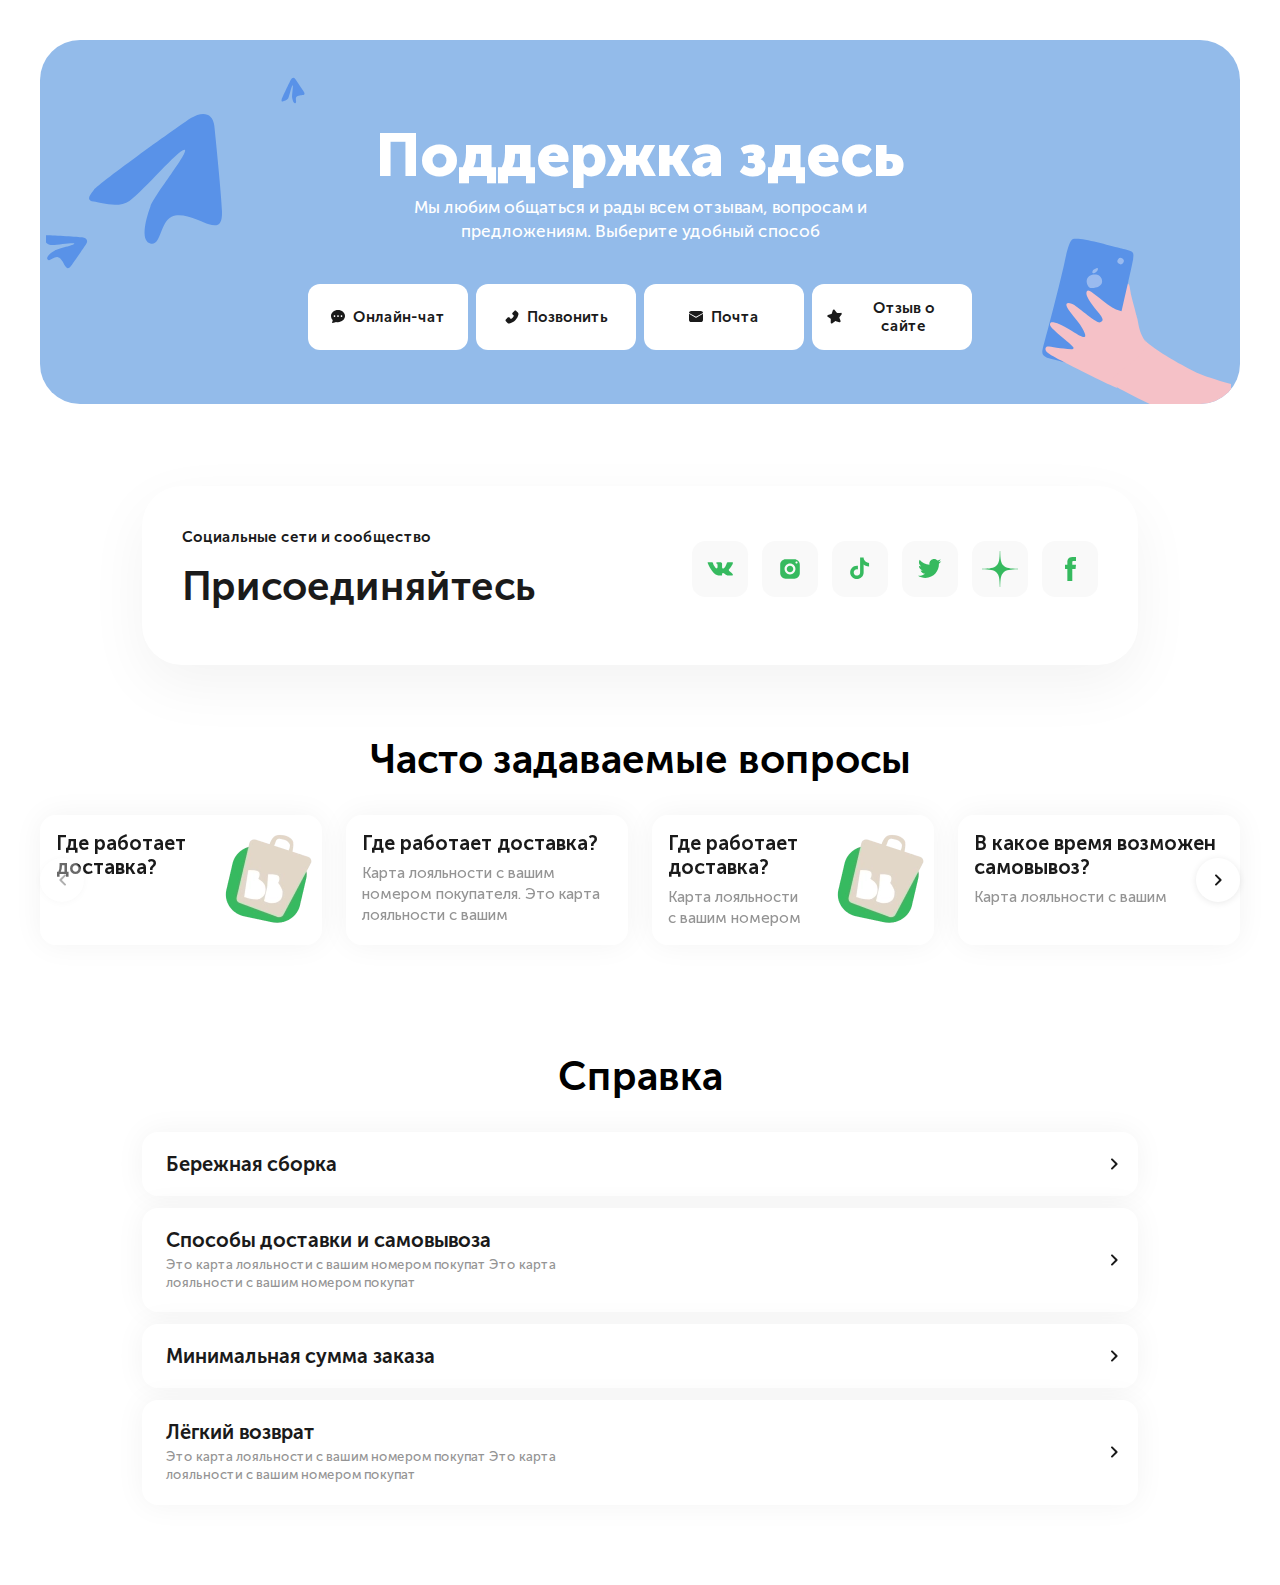
<file: index.html>
<!DOCTYPE html>
<html lang="ru">

<head>
   <meta charset="UTF-8">
   <meta name="viewport" content="width=device-width, initial-scale=1.0">
   <title>For-Ameton</title>
   <link rel="stylesheet" href="css/main.css">
   <link rel="stylesheet" href="css/media.css">
   <link rel="stylesheet" href="css/_normalize.css">
   <link rel="stylesheet" href="fonts/stylesheet.css">
   <link rel="stylesheet" href="https://cdn.jsdelivr.net/npm/swiper@11/swiper-bundle.min.css"/>

</head>

<body>

   <div class="container">
      <!-- header -->
      <main class="main">
         <div class="main__promo promo">
            <h1 class="promo__title">Поддержка здесь</h1>
            <p class="promo__descr">Мы любим общаться и рады всем отзывам, вопросам и предложениям. Выберите удобный способ</p>
            <div class="promo__buttons">
               <a href="#" class="promo__button">
                  <svg width="14" height="13" viewBox="0 0 14 13" fill="none" xmlns="http://www.w3.org/2000/svg">
                     <path fill-rule="evenodd" clip-rule="evenodd" d="M14 6.09459C14 9.46054 10.8658 12.1892 7 12.1892C6.3067 12.1901 5.61626 12.1005 4.94637 11.9228C4.43537 12.1805 3.262 12.675 1.288 12.9971C1.113 13.025 0.98 12.8439 1.04912 12.682C1.35888 11.9541 1.63888 10.9842 1.72287 10.0996C0.651 9.0287 0 7.62694 0 6.09459C0 2.72863 3.13425 0 7 0C10.8658 0 14 2.72863 14 6.09459ZM4.375 6.09459C4.375 6.3255 4.28281 6.54695 4.11872 6.71023C3.95462 6.87351 3.73206 6.96524 3.5 6.96524C3.26794 6.96524 3.04538 6.87351 2.88128 6.71023C2.71719 6.54695 2.625 6.3255 2.625 6.09459C2.625 5.86367 2.71719 5.64222 2.88128 5.47894C3.04538 5.31566 3.26794 5.22393 3.5 5.22393C3.73206 5.22393 3.95462 5.31566 4.11872 5.47894C4.28281 5.64222 4.375 5.86367 4.375 6.09459ZM7.875 6.09459C7.875 6.3255 7.78281 6.54695 7.61872 6.71023C7.45462 6.87351 7.23206 6.96524 7 6.96524C6.76794 6.96524 6.54538 6.87351 6.38128 6.71023C6.21719 6.54695 6.125 6.3255 6.125 6.09459C6.125 5.86367 6.21719 5.64222 6.38128 5.47894C6.54538 5.31566 6.76794 5.22393 7 5.22393C7.23206 5.22393 7.45462 5.31566 7.61872 5.47894C7.78281 5.64222 7.875 5.86367 7.875 6.09459ZM10.5 6.96524C10.7321 6.96524 10.9546 6.87351 11.1187 6.71023C11.2828 6.54695 11.375 6.3255 11.375 6.09459C11.375 5.86367 11.2828 5.64222 11.1187 5.47894C10.9546 5.31566 10.7321 5.22393 10.5 5.22393C10.2679 5.22393 10.0454 5.31566 9.88128 5.47894C9.71719 5.64222 9.625 5.86367 9.625 6.09459C9.625 6.3255 9.71719 6.54695 9.88128 6.71023C10.0454 6.87351 10.2679 6.96524 10.5 6.96524Z" fill="#1A1A1A"/>
                  </svg>
                  Онлайн-чат
               </a>
               <a href="#" class="promo__button">
                  <svg width="14" height="14" viewBox="0 0 14 14" fill="none" xmlns="http://www.w3.org/2000/svg">
                     <path d="M12.894 2.55413L11.2138 0.875486C11.0953 0.75644 10.9544 0.661986 10.7993 0.597548C10.6441 0.53311 10.4778 0.49996 10.3098 0.5C9.96745 0.5 9.64562 0.634102 9.40424 0.875486L7.59625 2.6835C7.47721 2.80202 7.38276 2.9429 7.31832 3.09803C7.25388 3.25317 7.22073 3.41951 7.22077 3.5875C7.22077 3.92985 7.35487 4.2517 7.59625 4.49308L8.91832 5.81517C8.60885 6.49729 8.1786 7.11783 7.64831 7.64684C7.11936 8.17842 6.49889 8.61025 5.81667 8.9216L4.4946 7.59951C4.37608 7.48047 4.2352 7.38601 4.08007 7.32158C3.92493 7.25714 3.75859 7.22399 3.59061 7.22403C3.24826 7.22403 2.92642 7.35813 2.68504 7.59951L0.875481 9.40595C0.756291 9.52469 0.661757 9.66583 0.597317 9.82124C0.532877 9.97666 0.499804 10.1433 0.500001 10.3115C0.500001 10.6539 0.634101 10.9757 0.875481 11.2171L2.55252 12.8942C2.93746 13.2807 3.46913 13.5 4.015 13.5C4.13016 13.5 4.2406 13.4905 4.34946 13.4716C6.47612 13.1214 8.58544 11.9902 10.2877 10.2894C11.9884 8.59029 13.118 6.48252 13.473 4.34951C13.5803 3.69794 13.3641 3.02743 12.894 2.55413Z" fill="#1A1A1A"/>
                  </svg>
                  Позвонить
               </a>
               <a href="#" class="promo__button">
                  <svg width="14" height="11" viewBox="0 0 14 11" fill="none" xmlns="http://www.w3.org/2000/svg">
                     <path d="M14 2.85408V8.88461C14 9.44565 13.7695 9.98371 13.3593 10.3804C12.9491 10.7771 12.3927 11 11.8125 11H2.1875C1.60734 11 1.05094 10.7771 0.640704 10.3804C0.230468 9.98371 0 9.44565 0 8.88461V2.85408L6.77775 6.71085C6.84508 6.74925 6.92183 6.7695 7 6.7695C7.07817 6.7695 7.15492 6.74925 7.22225 6.71085L14 2.85408ZM11.8125 2.61907e-08C12.3508 -8.18366e-05 12.8701 0.191744 13.2713 0.53878C13.6725 0.885816 13.9272 1.3637 13.9869 1.881L7 5.85538L0.0131251 1.881C0.0727635 1.3637 0.327533 0.885816 0.728696 0.53878C1.12986 0.191744 1.64925 -8.18366e-05 2.1875 2.61907e-08H11.8125Z" fill="#1A1A1A"/>
                  </svg>
                  Почта
               </a>
               <a href="#" class="promo__button">
                  <svg width="16" height="15" viewBox="0 0 16 15" fill="none" xmlns="http://www.w3.org/2000/svg">
                     <path fill-rule="evenodd" clip-rule="evenodd" d="M10.8101 3.83127C10.4875 3.841 10.1801 3.69443 9.98451 3.4377L7.93552 0.747908C7.4055 0.0521323 6.3128 0.23425 6.03709 1.06431L4.97165 4.27197C4.86987 4.57839 4.6264 4.81682 4.31791 4.91216L1.03898 5.92556C0.156267 6.19837 -0.00636112 7.37764 0.769558 7.87919L3.45772 9.61681C3.74765 9.80421 3.92041 10.1279 3.91473 10.4731L3.86255 13.6432C3.84783 14.5372 4.85763 15.0665 5.58442 14.5458L8.46604 12.4813C8.71795 12.3008 9.0393 12.2473 9.33609 12.3364L12.7303 13.3559C13.5866 13.6131 14.3705 12.7851 14.0669 11.9442L12.9905 8.96207C12.8733 8.63735 12.9319 8.27514 13.1454 8.00391L15.1257 5.4889C15.6973 4.76304 15.1614 3.7001 14.2379 3.72794L10.8101 3.83127Z" fill="#1A1A1A"/>
                  </svg>    
                  Отзыв о сайте                 
               </a>
            </div>
         </div>
         <div class="main__social social">
            <div class="social__text">
               <div class="social__subtitle">Социальные сети и сообщество</div>
               <div class="social__title">Присоединяйтесь</div>
            </div>
            <div class="social__links">
               <a href="#">
                  <svg width="26" height="14" viewBox="0 0 26 14" fill="none" xmlns="http://www.w3.org/2000/svg">
                     <path d="M23.1737 9.62652C25.1957 11.3914 25.616 12.0214 25.6847 12.1289C26.5226 13.4352 24.7555 13.5943 24.7555 13.5943H21.0315C21.0315 13.5943 20.1249 13.6041 19.3503 13.0993C18.0876 12.2862 16.7652 10.7098 15.836 10.9835C15.0559 11.2127 15.0631 12.2489 15.0631 13.1349C15.0631 13.4521 14.7856 13.5943 14.1593 13.5943C13.5329 13.5943 13.2725 13.5943 12.995 13.5943C10.955 13.5943 8.74134 12.9189 6.53314 10.6502C3.4093 7.44313 0.669615 0.982714 0.669615 0.982714C0.669615 0.982714 0.507819 0.657472 0.684077 0.459305C0.883837 0.237145 1.42707 0.265581 1.42707 0.265581L5.03811 0.264693C5.03811 0.264693 5.37797 0.327786 5.62202 0.496628C5.82359 0.635256 5.93567 0.90007 5.93567 0.90007C5.93567 0.90007 6.54218 2.8693 7.31501 4.12494C8.8245 6.57581 9.52682 6.63802 10.0393 6.37409C10.7877 5.99198 10.5437 3.38649 10.5437 3.38649C10.5437 3.38649 10.5771 2.26769 10.1867 1.76916C9.88566 1.38349 9.30989 1.17821 9.05861 1.14622C8.85523 1.12045 9.19509 0.770329 9.62806 0.570385C10.2065 0.317123 10.9938 0.252252 12.3515 0.264693C13.4081 0.274468 13.7127 0.336673 14.1249 0.42998C15.3714 0.712567 15.0631 1.45814 15.0631 4.07607C15.0631 4.91495 14.9456 6.09417 15.5892 6.48517C15.8667 6.65401 16.8176 6.86018 18.5097 4.15871C19.3132 2.87729 19.9523 0.751667 19.9523 0.751667C19.9523 0.751667 20.0842 0.517955 20.2894 0.402432C20.4991 0.284243 20.4928 0.286909 20.7802 0.286909C21.0677 0.286909 23.9502 0.264693 24.5829 0.264693C25.2147 0.264693 25.8077 0.257584 25.9098 0.621926C26.0562 1.14534 25.4434 2.93861 23.8905 4.88473C21.3388 8.0785 21.0559 7.77992 23.1737 9.62652Z" fill="#36BA5F"/>
                  </svg>                     
               </a>
               <a href="#">
                  <svg width="20" height="20" viewBox="0 0 20 20" fill="none" xmlns="http://www.w3.org/2000/svg">
                     <path fill-rule="evenodd" clip-rule="evenodd" d="M0.203552 5.6447C0.203552 2.63815 2.64169 0.200012 5.64824 0.200012H14.3598C17.3663 0.200012 19.8044 2.63815 19.8044 5.6447V14.3562C19.8044 17.3628 17.3663 19.8009 14.3598 19.8009H5.64824C2.64169 19.8009 0.203552 17.3628 0.203552 14.3562V5.6447ZM17.6175 3.46669C17.6175 2.8656 17.1297 2.37775 16.5286 2.37775C15.9275 2.37775 15.4396 2.8656 15.4396 3.46669C15.4396 4.06778 15.9275 4.55563 16.5286 4.55563C17.1297 4.55563 17.6175 4.06778 17.6175 3.46669ZM10.0072 4.55581C13.0137 4.55581 15.4518 6.99394 15.4518 10.0005C15.4518 13.0071 13.0137 15.4452 10.0072 15.4452C7.0006 15.4452 4.56246 13.0071 4.56246 10.0005C4.56246 6.99394 7.0006 4.55581 10.0072 4.55581ZM6.73503 9.99931C6.73503 8.1951 8.19764 6.73249 10.0019 6.73249C11.8061 6.73249 13.2687 8.1951 13.2687 9.99931C13.2687 11.8035 11.8061 13.2661 10.0019 13.2661C8.19764 13.2661 6.73503 11.8035 6.73503 9.99931Z" fill="#36BA5F"/>
                  </svg>                     
               </a>
               <a href="#">
                  <svg width="20" height="23" viewBox="0 0 20 23" fill="none" xmlns="http://www.w3.org/2000/svg">
                     <path d="M19.0541 5.93278C17.8245 5.93278 16.69 5.52543 15.7789 4.83824C14.734 4.05047 13.9833 2.89491 13.7182 1.56302C13.6525 1.23394 13.6172 0.894341 13.6138 0.546326H10.1012V10.1443L10.097 15.4016C10.097 16.8071 9.18176 17.9989 7.91299 18.418C7.54478 18.5396 7.14711 18.5973 6.73302 18.5746C6.20448 18.5455 5.70917 18.386 5.27868 18.1285C4.36256 17.5806 3.74143 16.5866 3.7246 15.4496C3.69809 13.6725 5.13476 12.2236 6.91061 12.2236C7.26115 12.2236 7.5978 12.2808 7.91299 12.3848V9.76138V8.81833C7.58055 8.76909 7.24221 8.74342 6.90009 8.74342C4.95633 8.74342 3.1384 9.55139 1.83892 11.007C0.85673 12.107 0.267585 13.5104 0.176689 14.982C0.0575975 16.9153 0.764991 18.753 2.13686 20.1089C2.33843 20.3079 2.5501 20.4926 2.77145 20.6631C3.94763 21.5682 5.38557 22.0589 6.90009 22.0589C7.24221 22.0589 7.58055 22.0337 7.91299 21.9844C9.32778 21.7749 10.6332 21.1272 11.6633 20.1089C12.9291 18.8578 13.6285 17.1968 13.6361 15.4289L13.618 7.57818C14.2219 8.04402 14.8821 8.42949 15.5908 8.72869C16.6929 9.1937 17.8615 9.42935 19.0642 9.42893V6.87836V5.93194C19.0651 5.93278 19.055 5.93278 19.0541 5.93278Z" fill="#36BA5F"/>
                  </svg>                     
               </a>
               <a href="#">
                  <svg width="24" height="19" viewBox="0 0 24 19" fill="none" xmlns="http://www.w3.org/2000/svg">
                     <path d="M23.3029 2.24153C22.4458 2.62158 21.5239 2.87862 20.557 2.99342C21.5442 2.40196 22.3018 1.46612 22.6594 0.349168C21.7357 0.897127 20.7121 1.29464 19.6237 1.5089C18.7517 0.580188 17.5092 -0.000213623 16.1334 -0.000213623C13.4938 -0.000213623 11.353 2.14064 11.353 4.78025C11.353 5.15495 11.3954 5.51966 11.4774 5.86975C7.50442 5.67046 3.98173 3.7674 1.62376 0.87431C1.21234 1.5802 0.97633 2.40196 0.97633 3.27791C0.97633 4.93605 1.82091 6.39989 3.10292 7.25694C2.31967 7.23234 1.58204 7.01737 0.937827 6.65836C0.937471 6.67868 0.93747 6.699 0.93747 6.71897C0.93747 9.03522 2.58598 10.9672 4.77247 11.406C4.37175 11.5158 3.94857 11.5739 3.51327 11.5739C3.20453 11.5739 2.90542 11.5444 2.61379 11.4887C3.222 13.3875 4.98709 14.7697 7.07946 14.8086C5.44307 16.0909 3.38207 16.855 1.14175 16.855C0.756719 16.855 0.375252 16.8325 0.00198364 16.7879C2.11646 18.1448 4.62986 18.9359 7.32937 18.9359C16.1224 18.9359 20.931 11.6517 20.931 5.33392C20.931 5.12678 20.9264 4.92036 20.9171 4.71573C21.8519 4.04192 22.6622 3.20019 23.3029 2.24153Z" fill="#36BA5F"/>
                  </svg>                                        
               </a>
               <a href="#">
                  <svg width="36" height="36" viewBox="0 0 36 36" fill="none" xmlns="http://www.w3.org/2000/svg">
                     <path fill-rule="evenodd" clip-rule="evenodd" d="M36.0009 18.1982V17.9993V17.8011C28.0305 17.5599 24.3857 17.3611 21.4787 14.5218C18.6402 11.6154 18.4405 7.97066 18.2 -0.00012207H18.001H17.8021C17.5616 7.97066 17.362 11.6154 14.5234 14.5218C11.6164 17.3611 7.97161 17.5599 0.00128174 17.8011V17.9993V18.1982C7.97161 18.4394 11.6164 18.6383 14.5234 21.4769C17.362 24.384 17.5616 28.0287 17.8021 35.9995H18.001H18.2C18.4405 28.0287 18.6402 24.384 21.4787 21.4769C24.3857 18.6383 28.0305 18.4394 36.0009 18.1982Z" fill="#36BA5F"/>
                  </svg>                     
               </a>
               <a href="#">
                  <svg width="11" height="24" viewBox="0 0 11 24" fill="none" xmlns="http://www.w3.org/2000/svg">
                     <path d="M10.5573 11.9766H7.29462V23.9996H2.35138V11.9766H0.000366211V7.75125H2.35138V5.01696C2.35138 3.06166 3.27478 -0.000152588 7.33862 -0.000152588L11.0002 0.0152561V4.11668H8.3435C7.90771 4.11668 7.29494 4.33569 7.29494 5.26842V7.75518H10.9892L10.5573 11.9766Z" fill="#36BA5F"/>
                  </svg>                     
               </a>
            </div>
         </div>
         <div class="main__faqs faqs">
            <h2 class="faqs__main-title title-h2">Часто задаваемые вопросы</h2>
            <div class="faqs__items js-faqs">
               <div class="swiper-wrapper">
                  <a href="article.html" class="swiper-slide faqs__item">
                     <div class="faqs__text">
                        <div class="faqs__title">Где работает доставка?</div>
                     </div>
                     <img src="img/ameton_faqs_icon.webp" alt="Часто задаваемые вопросы">
                  </a>
                  <a href="#" class="swiper-slide faqs__item">
                    <div class="faqs__text">
                        <div class="faqs__title">Где работает доставка?</div>
                        <div class="faqs__descr">Карта лояльности с вашим номером покупателя. Это карта лояльности с вашим</div>
                    </div>
                  </a>
                  <a href="#" class="swiper-slide faqs__item">
                     <div class="faqs__text">
                        <div class="faqs__title">Где работает доставка?</div>
                        <div class="faqs__descr">Карта лояльности с вашим номером </div>
                     </div>
                     <img src="img/ameton_faqs_icon.webp" alt="Часто задаваемые вопросы">
                  </a>
                  <a href="#" class="swiper-slide faqs__item">
                     <div class="faqs__text">
                        <div class="faqs__title">В какое время возможен самовывоз?</div>
                        <div class="faqs__descr">Карта лояльности с вашим </div>
                     </div>
                  </a>
                  <a href="#" class="swiper-slide faqs__item">
                     <div class="faqs__text">
                        <div class="faqs__title">Где работает доставка?</div>
                     </div>
                     <img src="img/ameton_faqs_icon.webp" alt="Часто задаваемые вопросы">
                  </a>
               </div>
               <div class="swiper-button-prev"></div>
               <div class="swiper-button-next"></div>
            </div>
         </div>
         <div class="main__reference reference">
            <div class="reference__main-title title-h2">Справка</div>
            <div class="reference__items">
               <a href="#" class="reference__item">
                  <div class="reference__title">Бережная сборка</div>
               </a>
               <a href="#" class="reference__item">
                  <div class="reference__title">Способы доставки и самовывоза</div>
                  <p class="reference__descr">Это карта лояльности с вашим номером покупат Это карта лояльности с вашим номером покупат</p>
               </a>
               <a href="#" class="reference__item">
                  <div class="reference__title">Минимальная сумма заказа</div>
               </a>
               <a href="#" class="reference__item">
                  <div class="reference__title">Лёгкий возврат</div>
                  <p class="reference__descr">Это карта лояльности с вашим номером покупат Это карта лояльности с вашим номером покупат</p>
               </a>
            </div>
         </div>
      <!-- footer -->
      </main>
   </div>


   <script src="https://cdn.jsdelivr.net/npm/swiper@11/swiper-bundle.min.js"></script>
   <script src="jquery.js"> </script>
   <script src="js/script.js"> </script>
</body>

</html>
</file>
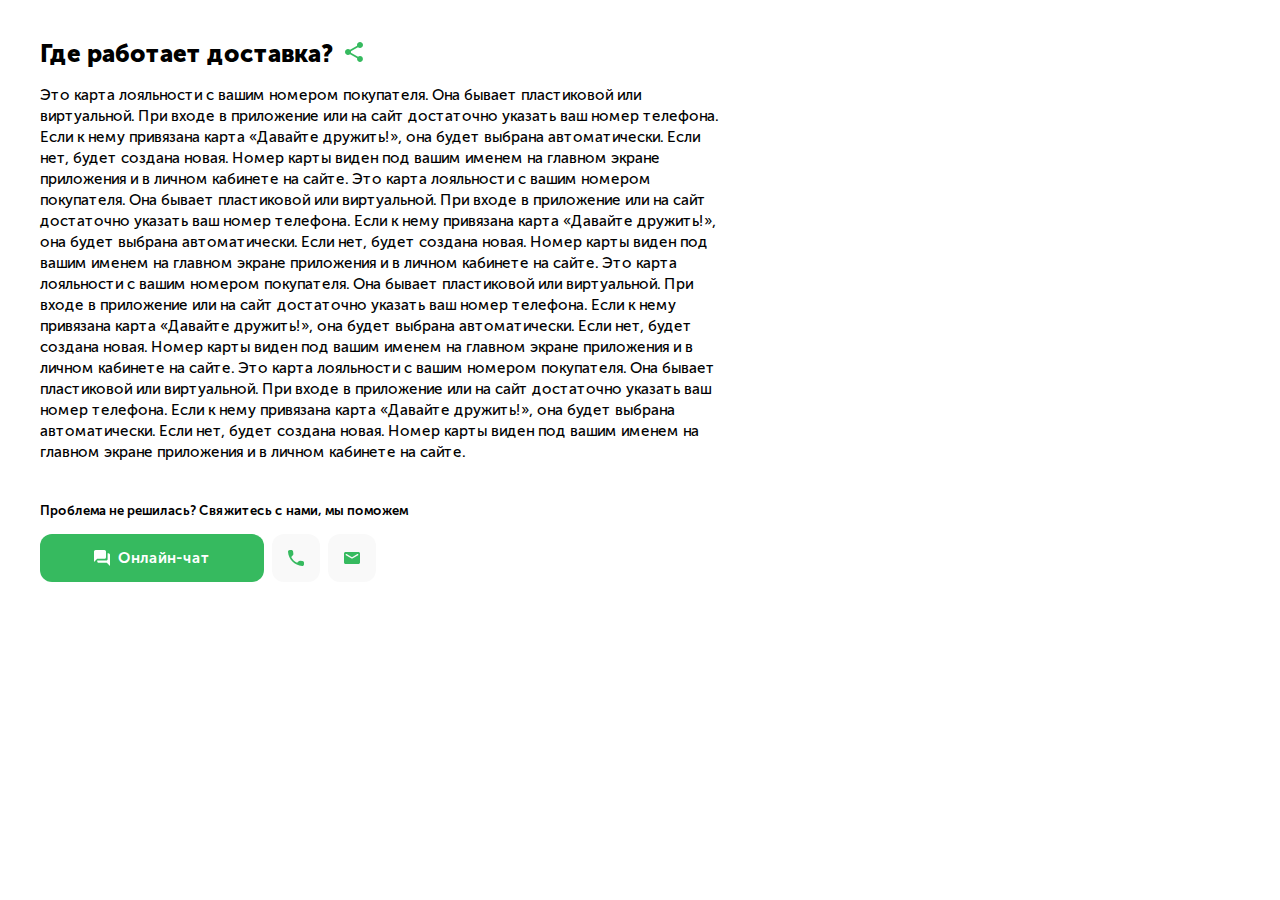
<file: article.html>
<!DOCTYPE html>
<html lang="en">

<head>
   <meta charset="UTF-8">
   <meta name="viewport" content="width=device-width, initial-scale=1.0">
   <title>For-Ameton</title>
   <link rel="stylesheet" href="css/main.css">
   <link rel="stylesheet" href="css/media.css">
   <link rel="stylesheet" href="css/_normalize.css">
   <link rel="stylesheet" href="fonts/stylesheet.css">
   <link rel="stylesheet" href="https://cdn.jsdelivr.net/npm/swiper@11/swiper-bundle.min.css"/>

</head>

<body>

   <div class="container">
      <!-- header -->
      <main class="main">
         <div class="article">
            <div class="article__title-block">
               <h1 class="article__title">Где работает доставка?</h1>
               <a href="#" class="article__share">
                  <svg width="18" height="20" viewBox="0 0 18 20" fill="none" xmlns="http://www.w3.org/2000/svg">
                     <path d="M15 14.08C14.24 14.08 13.56 14.38 13.04 14.85L5.91 10.7C5.96 10.47 6 10.24 6 10C6 9.76 5.96 9.53 5.91 9.3L12.96 5.19C13.5 5.69 14.21 6 15 6C16.66 6 18 4.66 18 3C18 1.34 16.66 0 15 0C13.34 0 12 1.34 12 3C12 3.24 12.04 3.47 12.09 3.7L5.04 7.81C4.5 7.31 3.79 7 3 7C1.34 7 0 8.34 0 10C0 11.66 1.34 13 3 13C3.79 13 4.5 12.69 5.04 12.19L12.16 16.35C12.11 16.56 12.08 16.78 12.08 17C12.08 18.61 13.39 19.92 15 19.92C16.61 19.92 17.92 18.61 17.92 17C17.92 15.39 16.61 14.08 15 14.08Z" fill="#36BA5F"/>
                  </svg>                     
               </a>
            </div>
            <div class="article__descr">
               Это карта лояльности с вашим номером покупателя. Она бывает пластиковой или виртуальной. При входе в приложение или на сайт достаточно указать ваш номер телефона. Если к нему привязана карта «Давайте дружить!», она будет выбрана автоматически. Если нет, будет создана новая. Номер карты виден под вашим именем на главном экране приложения и в личном кабинете на сайте.
Это карта лояльности с вашим номером покупателя. Она бывает пластиковой или виртуальной. При входе в приложение или на сайт достаточно указать ваш номер телефона. Если к нему привязана карта «Давайте дружить!», она будет выбрана автоматически. Если нет, будет создана новая. Номер карты виден под вашим именем на главном экране приложения и в личном кабинете на сайте.
Это карта лояльности с вашим номером покупателя. Она бывает пластиковой или виртуальной. При входе в приложение или на сайт достаточно указать ваш номер телефона. Если к нему привязана карта «Давайте дружить!», она будет выбрана автоматически. Если нет, будет создана новая. Номер карты виден под вашим именем на главном экране приложения и в личном кабинете на сайте.
Это карта лояльности с вашим номером покупателя. Она бывает пластиковой или виртуальной. При входе в приложение или на сайт достаточно указать ваш номер телефона. Если к нему привязана карта «Давайте дружить!», она будет выбрана автоматически. Если нет, будет создана новая. Номер карты виден под вашим именем на главном экране приложения и в личном кабинете на сайте.
            </div>
            <div class="article__bottom bottom-block">
               <div class="bottom-block__title">Проблема не решилась? Свяжитесь с нами, мы поможем</div>
               <div class="bottom-block__btns">
                  <a href="#" class="bottom-block__chat">
                     <svg width="16" height="16" viewBox="0 0 16 16" fill="none" xmlns="http://www.w3.org/2000/svg">
                        <path d="M14.4 3.2H13.6V9.6C13.6 10.04 13.24 10.4 12.8 10.4H3.2V11.2C3.2 12.08 3.92 12.8 4.8 12.8H12.8L16 16V4.8C16 3.92 15.28 3.2 14.4 3.2ZM12 7.2V1.6C12 0.72 11.28 0 10.4 0H1.6C0.72 0 0 0.72 0 1.6V12L3.2 8.8H10.4C11.28 8.8 12 8.08 12 7.2Z" fill="white"/>
                     </svg>
                     Онлайн-чат                        
                  </a>
                  <a href="tel:+79999999999" class="bottom-block__link">
                     <svg width="16" height="16" viewBox="0 0 16 16" fill="none" xmlns="http://www.w3.org/2000/svg">
                        <path d="M14.4323 10.9109L12.17 10.6526C11.6267 10.5903 11.0923 10.7773 10.7093 11.1603L9.07041 12.7992C6.54978 11.5166 4.4834 9.45909 3.20082 6.92954L4.84858 5.28177C5.23157 4.89878 5.41862 4.36436 5.35627 3.82104L5.09797 1.57652C4.99109 0.676922 4.23401 0 3.32551 0H1.78464C0.778165 0 -0.0590758 0.837245 0.0032719 1.84372C0.475333 9.45018 6.55869 15.5247 14.1562 15.9967C15.1627 16.0591 15.9999 15.2218 15.9999 14.2154V12.6745C16.0088 11.7749 15.3319 11.0178 14.4323 10.9109Z" fill="#36BA5F"/>
                     </svg>                        
                  </a>
                  <a href="mailto:test@test.ru" class="bottom-block__link">
                     <svg width="16" height="12" viewBox="0 0 16 12" fill="none" xmlns="http://www.w3.org/2000/svg">
                        <path d="M14.4 0H1.6C0.72 0 0 0.675 0 1.5V10.5C0 11.325 0.72 12 1.6 12H14.4C15.28 12 16 11.325 16 10.5V1.5C16 0.675 15.28 0 14.4 0ZM14.08 3.1875L8.848 6.255C8.328 6.5625 7.672 6.5625 7.152 6.255L1.92 3.1875C1.72 3.0675 1.6 2.865 1.6 2.6475C1.6 2.145 2.184 1.845 2.64 2.1075L8 5.25L13.36 2.1075C13.816 1.845 14.4 2.145 14.4 2.6475C14.4 2.865 14.28 3.0675 14.08 3.1875Z" fill="#36BA5F"/>
                     </svg>                        
                  </a>
               </div>
            </div>
         </div>
      </main>
   </div>


   <script src="https://cdn.jsdelivr.net/npm/swiper@11/swiper-bundle.min.js"></script>
   <script src="jquery.js"> </script>
   <script src="js/script.js"> </script>
</body>

</html>
</file>
<file: css/main.css>
body {
  font-family:'Museo-Sans-Cyrl', serif;
}
* {
  margin: 0;
  box-sizing: border-box;
}

.title-h2 {
  margin-bottom: 32px;
  font-weight: 700;
  font-size: 40px;
  line-height: 120%;
  text-align: center;
}

.container {
  margin: 0 auto;
  padding: 40px 40px 80px;
  max-width: 1280px;
  overflow: hidden;
}

.promo {
  padding: 40px 40px 54px 40px;
  margin-bottom: 82px;
  position: relative;
  background: #93BBEA;
  display: flex;
  flex-direction: column;
  align-items: center;
  overflow: hidden;
  border-radius: 40px;
}

.promo::before {
  content: '';
  position: absolute;
  background: url('../img/ameton_promo_bg2.svg');
  background-repeat: no-repeat;
  background-position: center;
  background-size: contain;
  width: 274px;
  height: 195px;
  left: 0;
  top: 37px;
}

.promo::after {
  content: '';
  position: absolute;
  background: url('../img/ameton_promo_bg1.svg');
  background-repeat: no-repeat;
  background-position: center;
  background-size: contain;
  width: 274px;
  height: 195px;
  right: -8px;
  bottom: 0;
}

.promo .promo__title {
  margin-bottom: 4px;
  font-weight: 900;
  font-size: 60px;
  line-height: 120%;
  color: #fff;
  z-index: 1;
}

.promo .promo__descr {
  margin-bottom: 40px;
  max-width: 535px;
  font-weight: 500;
  font-size: 17px;
  line-height: 140%;
  color: #fff;
  text-align: center;
  z-index: 1;
}

.promo .promo__buttons {
  display: grid;
  grid-template-columns: repeat(4, 1fr);
  grid-gap: 8px;
  max-width: 664px;
  z-index: 1;
}

.promo .promo__button:link,
.promo .promo__button:visited {
  padding: 15px;
  display: flex;
  align-items: center;
  justify-content: center;
  text-decoration: none;
  color: #1A1A1A;
  background: #fff;
  border-radius: 12px;
  text-align: center;
  font-size: 15px;
  font-weight: 700;
  line-height: 120%;
  transition: background .2s ease-in-out;
}

.promo .promo__button:hover,
.promo .promo__button:active {
  background: #F9F9F9;
}

.promo .promo__button svg {
  margin-right: 8px;
}

/* social */

.social {
  margin: 0 auto;
  margin-bottom: 70px;
  padding: 42px 40px 55px;
  max-width: 996px;
  display: flex;
  justify-content: space-between;
  align-items: center;
  color: #1A1A1A;
  background: #FFFFFF;
  box-shadow: 0px 20px 60px rgba(26, 26, 26, 0.05);
  border-radius: 40px;
}

.social .social__subtitle {
  margin-bottom: 16px;
  font-size: 15px;
  font-weight: 700;
  line-height: 120%;
}

.social .social__title {
  font-weight: 700;
  font-size: 40px;
  line-height: 120%;
}

.social .social__links {
  display: flex;
  gap: 14px;
}
.social .social__links a {
  display: flex;
  align-items: center;
  justify-content: center;
  width: 56px;
  height: 56px;
  background: #F9F9F9;
  border-radius: 13.3311px;
}

.social .social__links a svg path {
  fill: #36BA5F;
  transition: fill .2s ease-in-out;
}

.social .social__links a:hover svg path {
  fill: #93BBEA;
}

/* faqs */

.faqs {
  margin-bottom: 107px;
  position: relative;
}

.faqs .faqs__items {
  position: relative;
}
.faqs .faqs__item {
  padding: 16px;
  padding-right: 5px;
  display: flex;
  justify-content: space-between;
  background: #FFFFFF;
  box-shadow: 0px 0px 30px rgba(0, 0, 0, 0.05);
  border-radius: 16px;
  height: 100% !important;
  color: #1A1A1A;
  text-decoration: none;
  transition: background .2s ease-in-out;
}

.faqs .faqs__item:hover {
  background: #F9F9F9;
}


.faqs .faqs__item img {
  align-self: center;
  width: 104px;
  height: 93px;
  transition: transform .2s ease-in-out;
}

.faqs .faqs__item:hover img {
  transform: scale(1.1);
}


.faqs .faqs__title {
  margin-bottom: 8px;
  font-size: 20px;
  font-weight: 700;
  line-height: 120%;
}

.faqs .faqs__descr {
  font-size: 15px;
  font-weight: 500;
  line-height: 140%;
  color: #949494;
}

.faqs .swiper-button-next:after, 
.faqs .swiper-rtl .swiper-button-prev:after {
  content: '';
  background: url('../img/ameton_arr.svg');
  background-position: center;
  background-size: contain;
  background-repeat: no-repeat;
  width: 7px;
  height: 12px;
}
.faqs .swiper-button-prev:after, 
.faqs .swiper-rtl .swiper-button-next:after {
  content: '';
  background: url('../img/ameton_arr.svg');
  background-position: center;
  background-size: contain;
  background-repeat: no-repeat;
  width: 7px;
  height: 12px;
  transform: rotate(180deg);
}
.faqs .swiper-button-next,  
.faqs .swiper-rtl .swiper-button-prev {
  width: 44px;
  height: 44px;
  background: #fff;
  border-radius: 50%;
  right: 0;
  box-shadow: 0px 1px 7px rgba(0, 0, 0, 0.09);
  transition: background .2s ease-in-out;
}
.faqs .swiper-button-next:hover,  
.faqs .swiper-rtl .swiper-button-prev:hover {
  background: #F9F9F9;
}
.faqs .swiper-button-prev, 
.faqs .swiper-rtl .swiper-button-next {
  width: 44px;
  height: 44px;
  background: #fff;
  border-radius: 50%;
  left: 0;
  box-shadow: 0px 1px 7px rgba(0, 0, 0, 0.09);
  transition: background .2s ease-in-out;
}
.faqs .swiper-button-prev:hover, 
.faqs .swiper-rtl .swiper-button-next:hover {
  background: #F9F9F9;
}

.faqs .swiper-slide {
  opacity: 0;
  transition: opacity .2s ease-in-out;
}
.faqs .swiper-slide.swiper-slide-visible {
  opacity: 1;
}

/* reference */

.reference {
  margin: 0 auto;
  max-width: 996px;
}

.reference .reference__items {
  display: flex;
  flex-direction: column;
  gap: 12px;
}

.reference .reference__item {
  position: relative;
  display: block;
  padding: 20px 24px;
  padding-right: 44px;
  text-decoration: none;
  background: #FFFFFF;
  box-shadow: 0px 0px 30px rgba(0, 0, 0, 0.05);
  border-radius: 16px;
  transition: background .2s ease-in-out;
}
.reference .reference__item:hover {
  background: #F9F9F9;
}
.reference .reference__item::after {
  content: '';
  position: absolute;
  right: 20px;
  top: 50%;
  transform: translateY(-50%);
  background: url('../img/ameton_arr.svg');
  background-position: center;
  background-size: contain;
  background-repeat: no-repeat;
  width: 7px;
  height: 12px;
}

.reference .reference__title {
  font-size: 20px;
  font-weight: 700;
  line-height: 120%;
  color: #1A1A1A;
}

.reference .reference__descr {
  margin-top: 4px;
  color: #949494;
  font-size: 13px;
  font-weight: 500;
  line-height: 140%;
  max-width: 430px;
}

/* article */

.article {
  
}
.article .article__title-block {
  margin-bottom: 16px;
  display: flex;
  align-items: center;
  gap: 12px;
}
.article .article__title {
  margin: 0;
  font-size: 24px;
  font-weight: 900;
  line-height: 120%;
}
.article .article__descr {
  margin-bottom: 40px;
  max-width: 690px;
  font-size: 15px;
  font-weight: 500;
  line-height: 140%;
}
.article .bottom-block .bottom-block__title {
  margin-bottom: 16px;
  font-size: 13px;
  font-weight: 700;
  line-height: 120%;
}
.article .bottom-block .bottom-block__btns {
  display: flex;
  gap: 8px;
}
.article .bottom-block .bottom-block__chat {
  padding: 15px;
  gap: 8px;
  display: flex;
  align-items: center;
  justify-content: center;
  background: #36BA5F;
  color: #fff;
  font-size: 15px;
  font-weight: 700;
  line-height: 120%;
  border-radius: 12px;
  min-width: 224px;
  text-decoration: none;
  transition: background .2s ease-in-out;
}
.article .bottom-block .bottom-block__chat:hover {
  background: #93BBEA;
}
.article .bottom-block .bottom-block__link {
  display: flex;
  align-items: center;
  justify-content: center;
  height: 48px;
  width: 48px;
  background: #F9F9F9;
  border-radius: 12px;
  transition: background .2s ease-in-out;
}
.article .bottom-block .bottom-block__link svg path {
  fill: #36BA5F;
  fill: background .2s ease-in-out;
}
.article .bottom-block .bottom-block__link:hover svg path {
  fill: #93BBEA;
}
</file>
<file: css/media.css>
/* Для экранов шириной от 768px до 1279px */
 @media (min-width: 768px) and (max-width: 1279px) {
   .social {
      margin-bottom: 30px;
      padding: 20px;
      flex-direction: column;
   }

   .social .social__subtitle {
      margin-bottom: 10px;
      text-align: center;
      font-size: 14px;
   }

   .social .social__title {
      margin-bottom: 20px;
      font-size: 28px;
   }

   .promo .promo__button:link, .promo .promo__button:visited {
      padding: 15px 10px;
      font-size: 14px;
   }
   .promo {
      margin-bottom: 40px;
   }

   .promo .promo__title {
      font-size: 44px;
   }

   .promo .promo__descr {
      max-width: 500px;
      font-size: 14px;
   }

   .faqs .swiper-button-prev, .faqs .swiper-rtl .swiper-button-next {
      width: 44px;
      height: 44px;
      background: #fff;
      border-radius: 50%;
      left: auto;
      bottom: -60px;
      top: auto;
      right: 50px;
   }

   .faqs .swiper-button-next, .faqs .swiper-rtl .swiper-button-prev {
      width: 44px;
      height: 44px;
      background: #fff;
      border-radius: 50%;
      right: 0;
      bottom: -60px;
      top: auto;
   }

   .title-h2 {
      font-size: 28px;
   }

   .faqs .faqs__title {
      font-size: 18px;
   }
 }
 
 /* Для экранов шириной 320px и более, до 767px */
 @media (min-width: 320px) and (max-width: 767px) {
   .container {
      padding: 40px 20px 80px;
   }

   .promo {
      margin-bottom: 30px;
      padding: 100px 20px 154px 20px;
   }

   .promo .promo__title {
      font-size: 24px;
      text-align: center;
   }

   .promo .promo__buttons {
      grid-template-columns: repeat(2, 1fr);
      max-width: 464px;
      width: 100%;
   }

   .promo .promo__button:link, 
   .promo .promo__button:visited {
      padding: 15px 5px;
      font-size: 12px;
   }

   .promo .promo__descr {
      font-size: 12px;
      margin-bottom: 30px;
   }

   .promo::before {
      width: 164px;
      height: 110px;
      left: 10px;
      top: 17px;
   }
   .promo::after {
      width: 204px;
      height: 165px;
   }

   .promo .promo__button svg {
      margin-right: 5px;
   }

  .social {
      margin-bottom: 30px;
      padding: 20px;
      flex-direction: column;
   }

  .social .social__subtitle {
      margin-bottom: 10px;
      text-align: center;
      font-size: 12px;
  }

  .social .social__title {
      margin-bottom: 20px;
      font-size: 24px;
  }

  .social .social__links {
   gap: 4px;
   display: grid; 
   grid-template-columns: repeat(4, 1fr);
  }

  .social .social__links a {
      padding: 4px;
      width: 40px;
      height: 40px;
  }

  .title-h2 {
      margin-bottom: 16px;
      font-size: 24px;
   }

   .faqs .faqs__title {
      font-size: 14px;
   }

   .faqs .faqs__item {
      height: auto !important;
   }

   .faqs .faqs__descr {
      font-size: 10px;  
   }

   .faqs .swiper-button-prev, .faqs .swiper-rtl .swiper-button-next {
      width: 44px;
      height: 44px;
      background: #fff;
      border-radius: 50%;
      left: auto;
      bottom: -60px;
      top: auto;
      right: 50px;
   }

   .faqs .swiper-button-next, .faqs .swiper-rtl .swiper-button-prev {
      width: 44px;
      height: 44px;
      background: #fff;
      border-radius: 50%;
      right: 0;
      bottom: -60px;
      top: auto;
   }

   .reference .reference__item {
      padding: 14px;
      padding-right: 35px;
   }

   .reference .reference__title {
      font-size: 14px;
   }
   .reference .reference__descr {
      font-size: 12px;
   } 
   /* article */
   .article .bottom-block .bottom-block__chat {
      min-width: 0;
   }
   .article .article__descr {
      font-size: 12px;
      text-align: justify;
   }
   .article .article__title {
      font-size: 18px;
   }
 }
</file>
<file: fonts/stylesheet.css>
@font-face {
    font-family: 'Museo-Sans-Cyrl';
    src: url('./MuseoSansCyrl-500.woff2') format('woff2');
    font-weight: 500;
    font-style: normal;
    font-display: swap;
}

@font-face {
    font-family: 'Museo-Sans-Cyrl';
    src: url('./MuseoSansCyrl-900.woff2') format('woff2');
    font-weight: 900;
    font-style: normal;
    font-display: swap;
}

@font-face {
    font-family: 'Museo-Sans-Cyrl';
    src: url('./MuseoSansCyrl-700.woff2') format('woff2');
    font-weight: 700;
    font-style: normal;
    font-display: swap;
}
</file>
